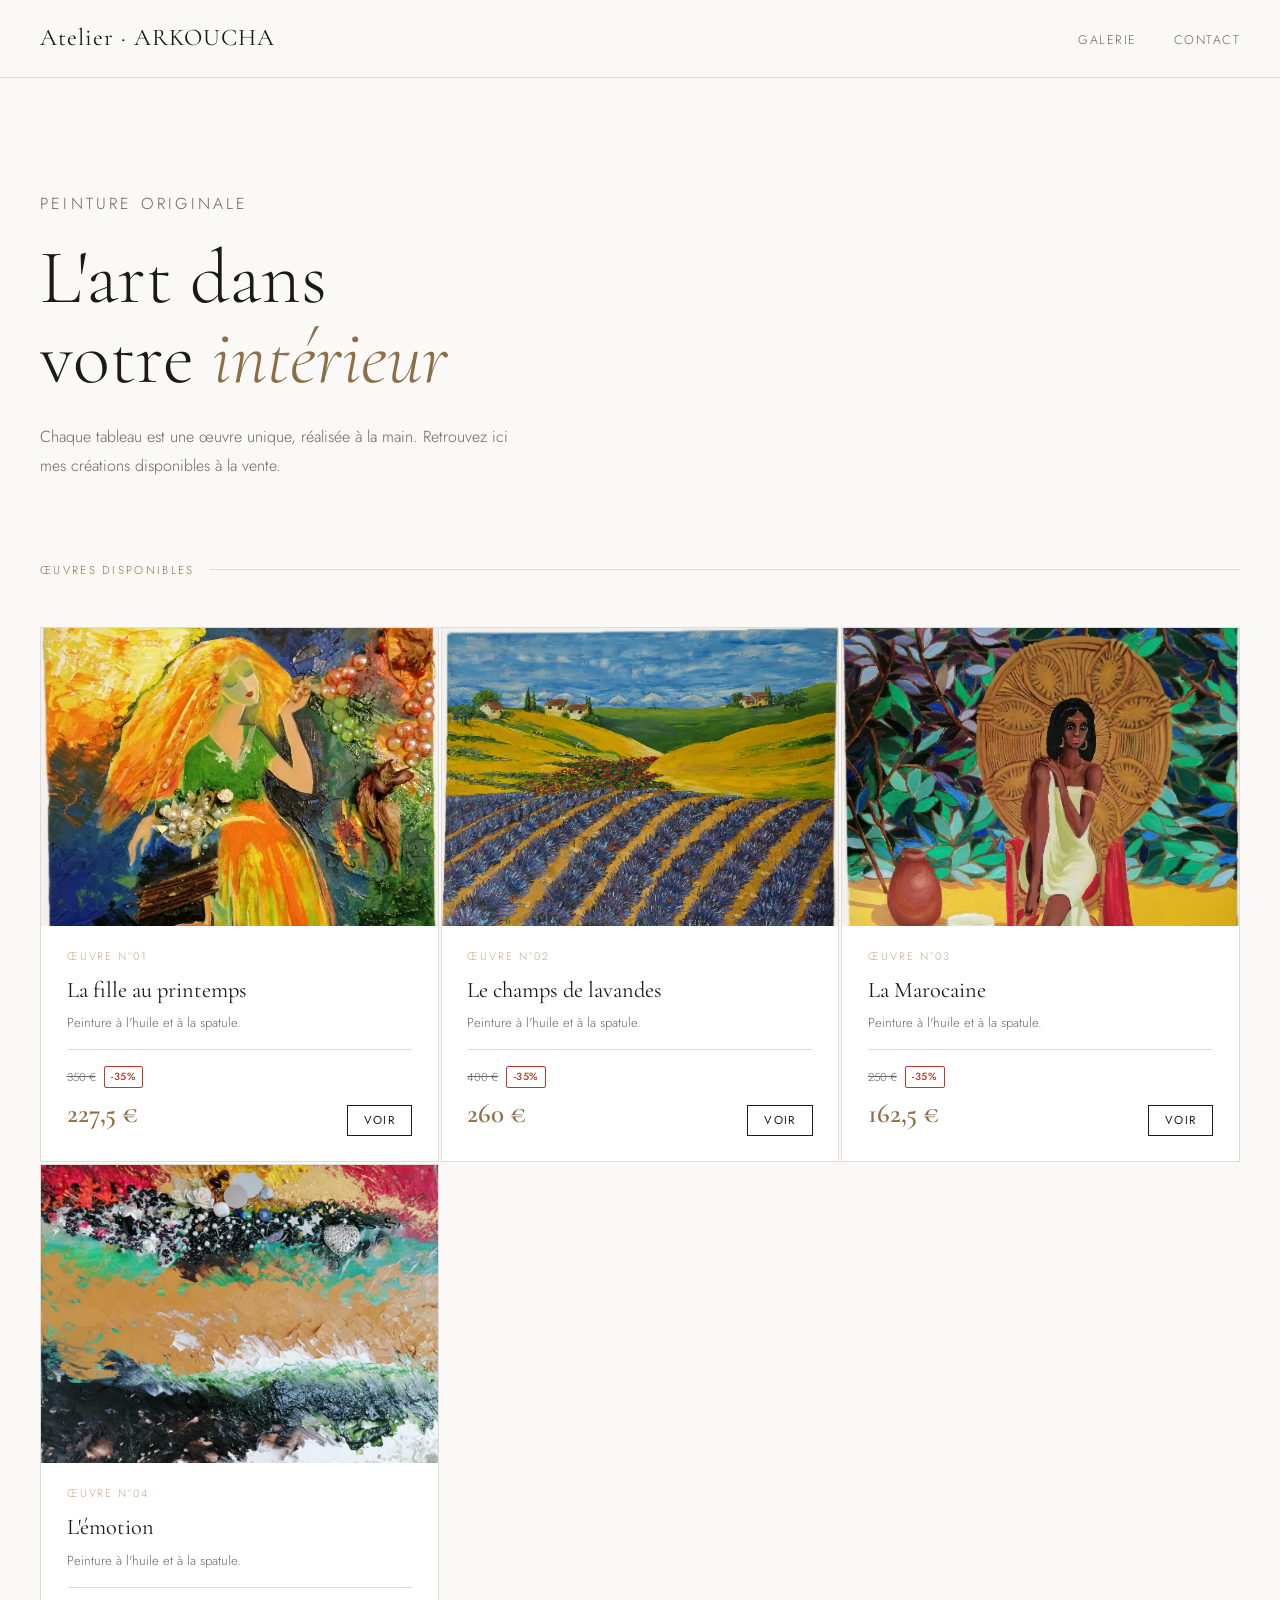
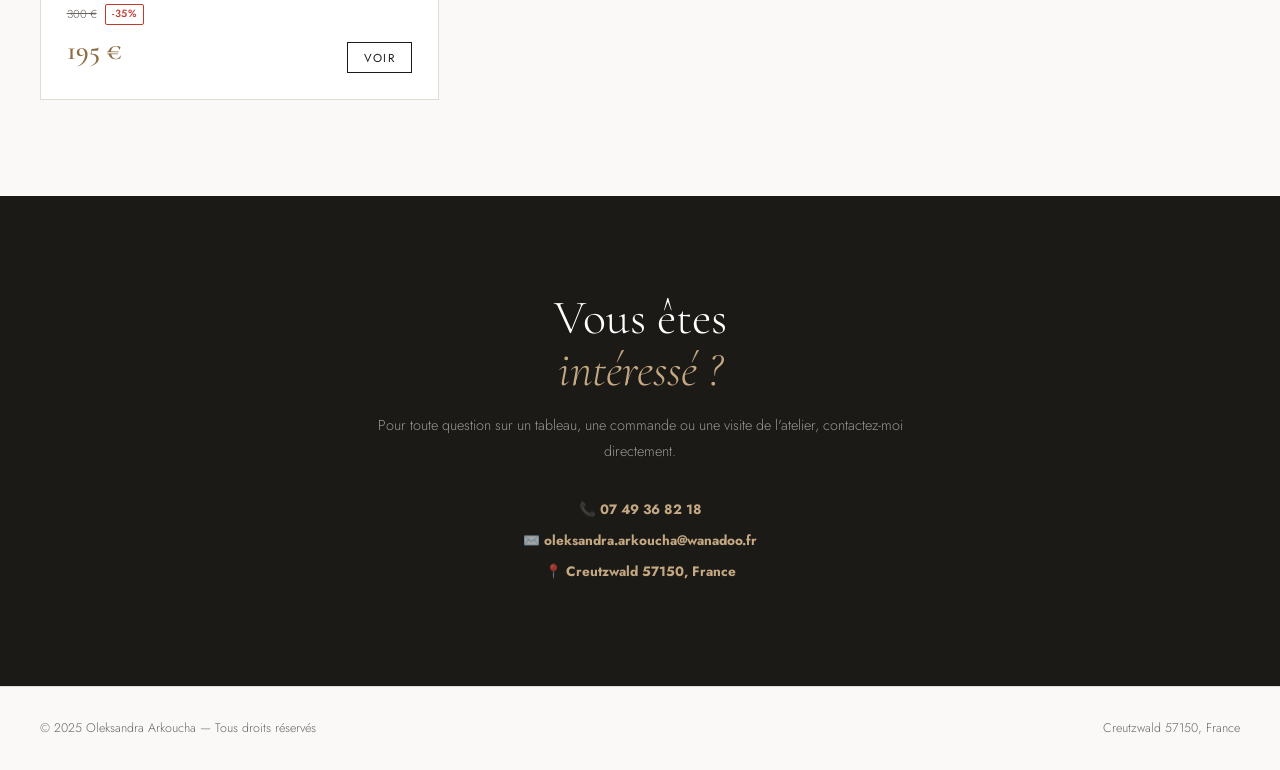
<file: index.html>
<!doctype html>
<html lang="fr">
  <head>
    <meta charset="UTF-8" />
    <meta name="viewport" content="width=device-width, initial-scale=1.0" />
    <title>Galerie — Mes Tableaux</title>
    <link
      href="https://fonts.googleapis.com/css2?family=Cormorant+Garamond:ital,wght@0,300;0,400;0,500;1,300;1,400&family=Jost:wght@300;400;500&display=swap"
      rel="stylesheet"
    />
    <link rel="stylesheet" href="style.css" />
  </head>
  <body>
    <!-- HEADER -->
    <header>
      <a href="#" class="logo">Atelier · ARKOUCHA</a>
      <nav>
        <a href="#galerie">Galerie</a>
        <a href="#contact">Contact</a>
      </nav>
    </header>

    <!-- HERO -->
    <section>
      <div class="hero">
        <p class="hero-eyebrow">Peinture originale</p>
        <h1>L'art dans<br />votre <em>intérieur</em></h1>
        <p>
          Chaque tableau est une œuvre unique, réalisée à la main. Retrouvez ici
          mes créations disponibles à la vente.
        </p>
      </div>
    </section>

    <!-- GALERIE -->
    <section id="galerie">
      <div class="section-label">Œuvres disponibles</div>
      <div class="gallery" id="gallery-grid"></div>
    </section>

    <!-- MODAL -->
    <div class="modal-overlay" id="modal-overlay" onclick="closeModal(event)">
      <div class="modal-wrapper">
        <button class="modal-close" onclick="closeModalBtn()">✕</button>
        <div class="modal" id="modal-content"></div>
      </div>
    </div>

    <!-- CONTACT -->
    <section class="contact-section" id="contact">
      <div class="contact-left">
        <h2>Vous êtes<br /><em>intéressé ?</em></h2>
        <p>
          Pour toute question sur un tableau, une commande ou une visite de
          l'atelier, contactez-moi directement.
        </p>
        <div class="contact-info">
          <!-- ✏️ MODIFIEZ VOS COORDONNÉES ICI -->
          <p>📞 <strong>07 49 36 82 18</strong></p>
          <p>✉️ <strong>oleksandra.arkoucha@wanadoo.fr</strong></p>
          <p>📍 <strong>Creutzwald 57150, France</strong></p>
        </div>
      </div>
    </section>

    <!-- FOOTER -->
    <footer>
      <span>© 2025 Oleksandra Arkoucha — Tous droits réservés</span>
      <span>Creutzwald 57150, France</span>
    </footer>

    <script src="script.js"></script>
  </body>
</html>
</file>
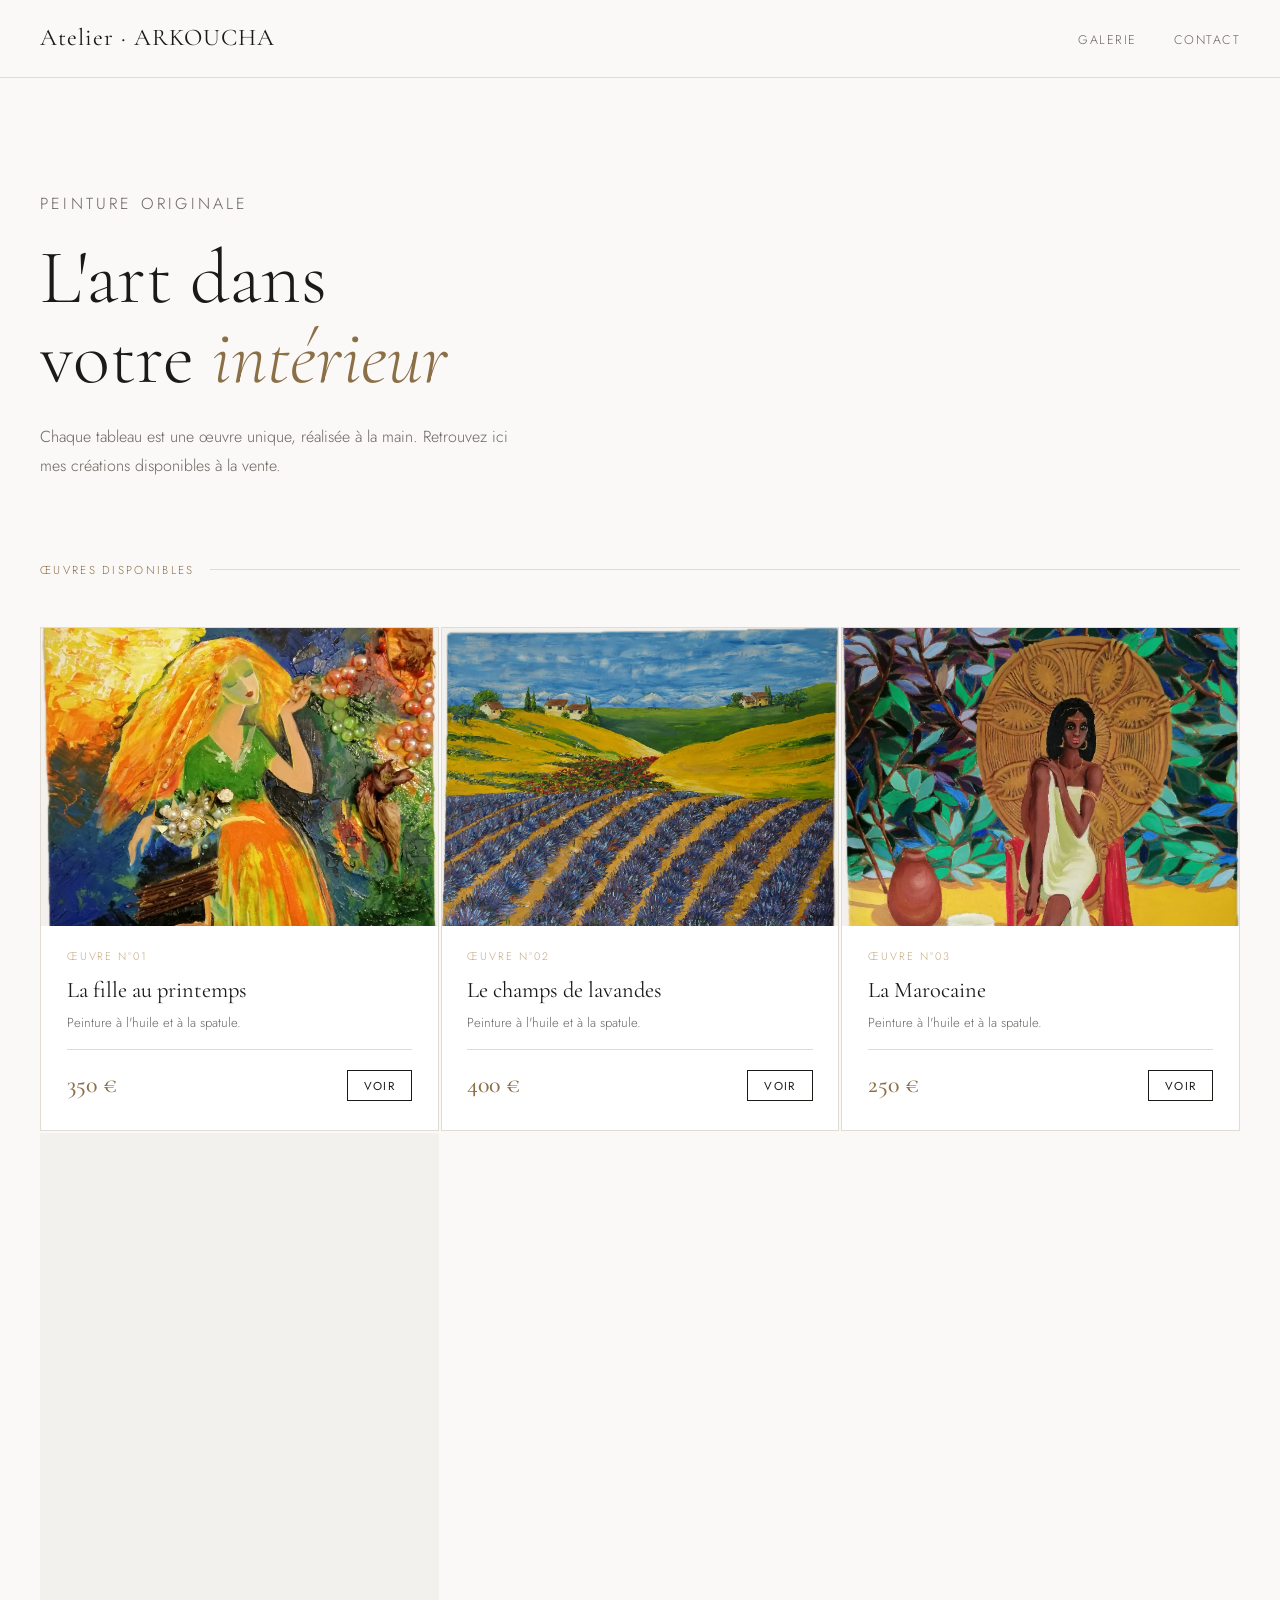
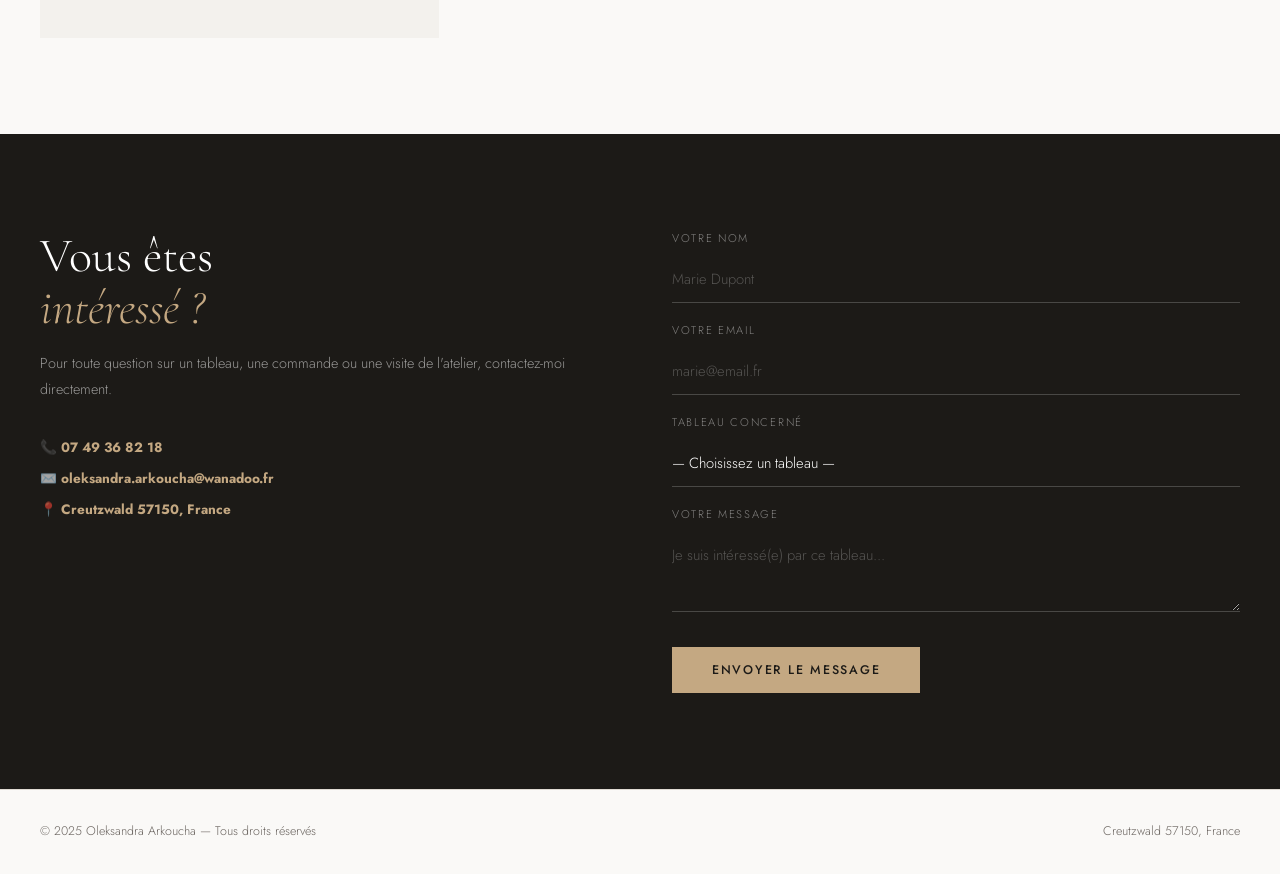
<file: galerie.html>
<!DOCTYPE html>
<html lang="fr">
<head>
<meta charset="UTF-8"/>
<meta name="viewport" content="width=device-width, initial-scale=1.0"/>
<title>Galerie — Mes Tableaux</title>
<link href="https://fonts.googleapis.com/css2?family=Cormorant+Garamond:ital,wght@0,300;0,400;0,500;1,300;1,400&family=Jost:wght@300;400;500&display=swap" rel="stylesheet"/>
<style>
*,*::before,*::after{box-sizing:border-box;margin:0;padding:0;}

:root{
  --bg:#faf9f7;
  --bg2:#f3f1ed;
  --ink:#1c1a17;
  --ink2:#6b6560;
  --accent:#8b6f47;
  --accent2:#c4a882;
  --border:#e0dbd3;
  --white:#ffffff;
}

html{scroll-behavior:smooth;}

body{
  font-family:'Jost',sans-serif;
  background:var(--bg);
  color:var(--ink);
  font-weight:300;
  line-height:1.6;
}

/* ── HEADER ── */
header{
  position:sticky;top:0;z-index:100;
  background:rgba(250,249,247,0.92);
  backdrop-filter:blur(12px);
  border-bottom:1px solid var(--border);
  padding:1.2rem 2.5rem;
  display:flex;align-items:center;justify-content:space-between;
}

.logo{
  font-family:'Cormorant Garamond',serif;
  font-size:1.5rem;font-weight:400;
  letter-spacing:0.04em;
  color:var(--ink);
  text-decoration:none;
}

nav a{
  font-size:0.78rem;letter-spacing:0.12em;text-transform:uppercase;
  color:var(--ink2);text-decoration:none;margin-left:2rem;
  transition:color 0.2s;
}
nav a:hover{color:var(--accent);}

/* ── HERO ── */
.hero{
  padding:7rem 2.5rem 5rem;
  max-width:800px;
  animation:fadeUp 0.8s ease both;
}

.hero-eyebrow{
  font-size:0.72rem;letter-spacing:0.2em;text-transform:uppercase;
  color:var(--accent);margin-bottom:1.2rem;
}

.hero h1{
  font-family:'Cormorant Garamond',serif;
  font-size:clamp(2.8rem,6vw,5rem);
  font-weight:300;line-height:1.05;
  color:var(--ink);margin-bottom:1.5rem;
}

.hero h1 em{font-style:italic;color:var(--accent);}

.hero p{
  font-size:1rem;color:var(--ink2);
  max-width:480px;line-height:1.8;
}

/* ── GALERIE ── */
.section-label{
  font-size:0.72rem;letter-spacing:0.2em;text-transform:uppercase;
  color:var(--accent);margin-bottom:3rem;
  padding:0 2.5rem;
  display:flex;align-items:center;gap:1rem;
}
.section-label::after{content:'';flex:1;height:1px;background:var(--border);}

.gallery{
  display:grid;
  grid-template-columns:repeat(auto-fill,minmax(320px,1fr));
  gap:2px;
  padding:0 2.5rem 6rem;
}

.card{
  background:var(--white);
  border:1px solid var(--border);
  overflow:hidden;
  cursor:pointer;
  transition:transform 0.3s ease, box-shadow 0.3s ease;
  animation:fadeUp 0.6s ease both;
}
.card:hover{transform:translateY(-4px);box-shadow:0 20px 60px rgba(0,0,0,0.08);}

.card-img{
  width:100%;aspect-ratio:4/3;object-fit:cover;object-position:center top;
  display:block;
  background:var(--bg2);
  transition:transform 0.4s ease;
}

.card:nth-child(1) .card-img,
.card:nth-child(3) .card-img {
  object-position: center 20%;
}

.card:hover .card-img{transform:scale(1.02);}

/* placeholder si pas d'image */
.card-img-placeholder{
  width:100%;aspect-ratio:4/3;
  background:linear-gradient(135deg,var(--bg2) 0%,var(--border) 100%);
  display:flex;align-items:center;justify-content:center;
  flex-direction:column;gap:0.5rem;
  color:var(--ink2);font-size:0.8rem;letter-spacing:0.1em;
}
.card-img-placeholder svg{opacity:0.3;width:40px;height:40px;}

.card-body{padding:1.4rem 1.6rem 1.6rem;}

.card-num{
  font-size:0.68rem;letter-spacing:0.18em;text-transform:uppercase;
  color:var(--accent2);margin-bottom:0.4rem;
}

.card-title{
  font-family:'Cormorant Garamond',serif;
  font-size:1.4rem;font-weight:400;
  margin-bottom:0.3rem;color:var(--ink);
}

.card-tech{font-size:0.82rem;color:var(--ink2);margin-bottom:1rem;}

.card-footer{
  display:flex;align-items:center;justify-content:space-between;
  padding-top:1rem;border-top:1px solid var(--border);
}

.card-price{
  font-family:'Cormorant Garamond',serif;
  font-size:1.5rem;font-weight:500;color:var(--accent);
}

.btn-voir{
  font-size:0.72rem;letter-spacing:0.12em;text-transform:uppercase;
  color:var(--ink);border:1px solid var(--ink);
  padding:0.4rem 1rem;background:none;cursor:pointer;
  transition:all 0.2s;font-family:'Jost',sans-serif;
}
.btn-voir:hover{background:var(--ink);color:var(--white);}

/* ── MODAL ── */
.modal-overlay{
  position:fixed;inset:0;z-index:200;
  background:rgba(28,26,23,0.7);
  backdrop-filter:blur(4px);
  display:flex;align-items:center;justify-content:center;
  padding:2rem;
  opacity:0;pointer-events:none;
  transition:opacity 0.3s ease;
}
.modal-overlay.open{opacity:1;pointer-events:all;}

.modal{
  background:var(--white);
  max-width:860px;width:100%;
  max-height:90vh;overflow-y:auto;
  display:grid;grid-template-columns:1fr 1fr;
  transform:translateY(20px);
  transition:transform 0.3s ease;
}
.modal-overlay.open .modal{transform:translateY(0);}

.modal-img{
  width:100%;height:100%;object-fit:cover;
  min-height:300px;
  background:var(--bg2);
  object-position:center center;
}

.modal-img.top{
  object-position:center 15%;
}


.modal-img-placeholder{
  width:100%;min-height:300px;
  background:linear-gradient(135deg,var(--bg2),var(--border));
  display:flex;align-items:center;justify-content:center;
  color:var(--ink2);font-size:0.85rem;
}

.modal-info{padding:2.5rem;}

.modal-num{
  font-size:0.68rem;letter-spacing:0.18em;text-transform:uppercase;
  color:var(--accent2);margin-bottom:0.6rem;
}

.modal-title{
  font-family:'Cormorant Garamond',serif;
  font-size:2rem;font-weight:400;
  line-height:1.1;margin-bottom:0.5rem;
}

.modal-tech{font-size:0.85rem;color:var(--ink2);margin-bottom:1.5rem;}

.modal-desc{font-size:0.92rem;color:var(--ink);line-height:1.8;margin-bottom:1.5rem;}

.modal-price{
  font-family:'Cormorant Garamond',serif;
  font-size:2.2rem;color:var(--accent);
  margin-bottom:1.5rem;
}

.btn-contact-modal{
  width:100%;padding:0.8rem;
  background:var(--ink);color:var(--white);
  border:none;cursor:pointer;
  font-family:'Jost',sans-serif;
  font-size:0.78rem;letter-spacing:0.14em;text-transform:uppercase;
  transition:background 0.2s;
}
.btn-contact-modal:hover{background:var(--accent);}

.modal-close{
  position:absolute;top:1rem;right:1rem;
  background:var(--white);border:1px solid var(--border);
  width:36px;height:36px;border-radius:50%;
  cursor:pointer;font-size:1rem;
  display:flex;align-items:center;justify-content:center;
  z-index:10;transition:all 0.2s;
}
.modal-close:hover{background:var(--ink);color:var(--white);}
.modal-wrapper{position:relative;}

/* ── CONTACT ── */
.contact-section{
  background:var(--ink);
  color:var(--white);
  padding:6rem 2.5rem;
  display:grid;
  grid-template-columns:1fr 1fr;
  gap:4rem;
  align-items:start;
}

.contact-left h2{
  font-family:'Cormorant Garamond',serif;
  font-size:clamp(2rem,4vw,3rem);
  font-weight:300;line-height:1.1;
  margin-bottom:1rem;
}
.contact-left h2 em{font-style:italic;color:var(--accent2);}
.contact-left p{font-size:0.9rem;color:rgba(255,255,255,0.55);line-height:1.8;}

.contact-info{margin-top:2rem;}
.contact-info p{font-size:0.85rem;color:rgba(255,255,255,0.6);margin-bottom:0.4rem;}
.contact-info strong{color:var(--accent2);}

.form-group{margin-bottom:1.2rem;}

.form-group label{
  display:block;font-size:0.7rem;letter-spacing:0.15em;text-transform:uppercase;
  color:rgba(255,255,255,0.45);margin-bottom:0.5rem;
}

.form-group input,
.form-group textarea,
.form-group select{
  width:100%;padding:0.75rem 0;
  background:none;
  border:none;border-bottom:1px solid rgba(255,255,255,0.2);
  color:var(--white);
  font-family:'Jost',sans-serif;font-size:0.92rem;font-weight:300;
  outline:none;transition:border-color 0.2s;
  -webkit-appearance:none;
}
.form-group select option{background:var(--ink);color:var(--white);}
.form-group input:focus,
.form-group textarea:focus,
.form-group select:focus{border-color:var(--accent2);}
.form-group textarea{resize:vertical;min-height:80px;}
.form-group input::placeholder,
.form-group textarea::placeholder{color:rgba(255,255,255,0.25);}

.btn-submit{
  padding:0.9rem 2.5rem;
  background:var(--accent2);color:var(--ink);
  border:none;cursor:pointer;
  font-family:'Jost',sans-serif;
  font-size:0.78rem;letter-spacing:0.14em;text-transform:uppercase;
  font-weight:500;transition:all 0.2s;
  margin-top:0.5rem;
}
.btn-submit:hover{background:var(--white);}

.form-success{
  display:none;
  padding:1rem 1.2rem;
  background:rgba(196,168,130,0.15);
  border-left:3px solid var(--accent2);
  color:var(--accent2);
  font-size:0.85rem;
  margin-top:1rem;
}

/* ── FOOTER ── */
footer{
  padding:2rem 2.5rem;
  border-top:1px solid var(--border);
  display:flex;align-items:center;justify-content:space-between;
  font-size:0.78rem;color:var(--ink2);
}

/* ── ANIMATIONS ── */
@keyframes fadeUp{
  from{opacity:0;transform:translateY(24px);}
  to{opacity:1;transform:translateY(0);}
}

.card:nth-child(1){animation-delay:0.05s;}
.card:nth-child(2){animation-delay:0.1s;}
.card:nth-child(3){animation-delay:0.15s;}
.card:nth-child(4){animation-delay:0.2s;}
.card:nth-child(5){animation-delay:0.25s;}

/* ── RESPONSIVE ── */
@media(max-width:700px){
  header{padding:1rem 1.2rem;}
  nav{display:none;}
  .hero{padding:4rem 1.2rem 3rem;}
  .section-label,.gallery{padding-left:1.2rem;padding-right:1.2rem;}
  .gallery{grid-template-columns:1fr;}
  .modal{grid-template-columns:1fr;}
  .modal-img{min-height:220px;}
  .contact-section{grid-template-columns:1fr;gap:2.5rem;padding:3rem 1.2rem;}
  footer{flex-direction:column;gap:0.5rem;text-align:center;}
}
</style>
</head>
<body>

<!-- HEADER -->
<header>
  <a href="#" class="logo">Atelier · ARKOUCHA</a>
  <nav>
    <a href="#galerie">Galerie</a>
    <a href="#contact">Contact</a>
  </nav>
</header>

<!-- HERO -->
<section>
  <div class="hero">
    <p class="hero-eyebrow">Peinture originale</p>
    <h1>L'art dans<br/>votre <em>intérieur</em></h1>
    <p>Chaque tableau est une œuvre unique, réalisée à la main. Retrouvez ici mes créations disponibles à la vente.</p>
  </div>
</section>

<!-- GALERIE -->
<section id="galerie">
  <div class="section-label">Œuvres disponibles</div>
  <div class="gallery" id="gallery-grid"></div>
</section>

<!-- MODAL -->
<div class="modal-overlay" id="modal-overlay" onclick="closeModal(event)">
  <div class="modal-wrapper">
    <button class="modal-close" onclick="closeModalBtn()">✕</button>
    <div class="modal" id="modal-content"></div>
  </div>
</div>

<!-- CONTACT -->
<section class="contact-section" id="contact">
  <div class="contact-left">
    <h2>Vous êtes<br/><em>intéressé ?</em></h2>
    <p>Pour toute question sur un tableau, une commande ou une visite de l'atelier, contactez-moi directement.</p>
    <div class="contact-info">
      <!-- ✏️ MODIFIEZ VOS COORDONNÉES ICI -->
      <p>📞 <strong>07 49 36 82 18</strong></p>
      <p>✉️ <strong>oleksandra.arkoucha@wanadoo.fr</strong></p>
      <p>📍 <strong>Creutzwald 57150, France</strong></p>
    </div>
  </div>
  <div class="contact-right">
    <div class="form-group">
      <label>Votre nom</label>
      <input type="text" id="f-nom" placeholder="Marie Dupont"/>
    </div>
    <div class="form-group">
      <label>Votre email</label>
      <input type="email" id="f-email" placeholder="marie@email.fr"/>
    </div>
    <div class="form-group">
      <label>Tableau concerné</label>
      <select id="f-tableau">
        <option value="">— Choisissez un tableau —</option>
      </select>
    </div>
    <div class="form-group">
      <label>Votre message</label>
      <textarea id="f-message" placeholder="Je suis intéressé(e) par ce tableau..."></textarea>
    </div>
    <button class="btn-submit" onclick="sendMessage()">Envoyer le message</button>
    <div class="form-success" id="form-success">
      ✓ Votre message a bien été envoyé. Je vous répondrai rapidement !
    </div>
  </div>
</section>

<!-- FOOTER -->
<footer>
  <span>© 2025 Oleksandra Arkoucha — Tous droits réservés</span>
  <span>Creutzwald 57150, France</span>
</footer>

<script>
// ═══════════════════════════════════════════════
//  ✏️  MODIFIEZ VOS TABLEAUX ICI
//  Pour chaque tableau, remplissez :
//    - titre      : nom du tableau
//    - technique  : ex "Huile sur toile", "Aquarelle"...
//    - description: texte de présentation
//    - prix       : ex "350 €"
//    - image      : chemin vers votre photo (ex "tableau1.jpg")
//               ou laissez "" pour un placeholder gris
// ═══════════════════════════════════════════════

const tableaux = [
  {
    id: "tableau1",
    titre: "La fille au printemps",
    technique: "Peinture à l'huile et à la spatule.",
    description: "Une jeune femme aux cheveux de feu s'abandonne à la douceur du renouveau. Sa robe aux teintes orangées et vertes se confond avec la nature qui l'entoure, dans un tourbillon de couleurs vives et généreuses. L'œuvre mêle peinture texturée et éléments en relief — perles, brindilles, feuilles séchées, grappes — donnant à la toile une dimension presque tactile et précieuse. Une célébration joyeuse de la vie et de la féminité.",
    prix: "350 €",
    image: "tableau1.jpeg",
    position: true
  },
  {
    id: "tableau2",
    titre: "Le champs de lavandes",
    technique: "Peinture à l'huile et à la spatule.",
    description: "Des rangées de lavande violette s'étendent au premier plan, rythmant la composition d'un mouvement presque musical. Au-delà, les collines dorées se déploient sous un ciel nuageux, ponctuées de maisons provençales et de cyprès élancés. Les sommets enneigés à l'horizon rappellent la grandeur du paysage du sud de la France. Une œuvre lumineuse et généreuse, portée par une touche vive et énergique.",
    prix: "400 €",
    image: "tableau2.jpeg"
  },
  {
    id: "tableau3",
    titre: "La Marocaine",
    technique: "Peinture à l'huile et à la spatule.",
    description: "Une femme élégante et sereine, drapée de blanc, trône dans un fauteuil en osier sculpté comme un soleil. Le sol ocre doré, les drapés rouges et le feuillage aux reflets bleus et verts créent un écrin chaleureux et exotique autour d'elle. À ses pieds, une jarre en terre cuite, des bols et un plateau tressé évoquent la douceur d'un quotidien méditerranéen. Une œuvre haute en couleur, empreinte de grâce et de dignité.",
    prix: "250 €",
    image: "tableau3.jpeg",
    position: true
  },
  {
    id: "tableau4",
    titre: "L'émotion",
    technique: "Peinture à l'huile et à la spatule.",
    description: "Des bandes de couleurs brutes — rouge ardent, or, vert émeraude, noir profond — se superposent en strates puissantes, comme les couches d'un sentiment qui monte et déborde. Au cœur de la composition, une ligne de matières en relief explose : perles, étoiles, un cœur argenté, des fleurs, des pierres — autant de fragments de vie incrustés dans la peinture. Une œuvre abstraite et sensorielle, à la frontière entre la toile et la sculpture, qui parle directement aux émotions sans passer par les mots.",
    prix: "300 €",
    image: "tableau4.jpeg"
  }
];

// ═══════════════════════════════════════════════

function imgHTML(t, cls) {
  if (t.image) {
    const topClass = t.position ? 'top' : '';
     return `<img src="${t.image}" alt="${t.titre}" class="${cls} ${topClass}" loading="lazy"/>`;
  }
  return `<div class="${cls === 'card-img' ? 'card-img-placeholder' : 'modal-img-placeholder'}">
    <svg viewBox="0 0 24 24" fill="none" stroke="currentColor" stroke-width="1">
      <rect x="3" y="3" width="18" height="18" rx="1"/><circle cx="8.5" cy="8.5" r="1.5"/>
      <polyline points="21 15 16 10 5 21"/>
    </svg>
    <span>Photo à venir</span>
  </div>`;
}

// Rendu galerie
const grid = document.getElementById('gallery-grid');
const select = document.getElementById('f-tableau');

tableaux.forEach((t, i) => {
  // carte
  const card = document.createElement('div');
  card.className = 'card';
  card.innerHTML = `
    ${imgHTML(t, 'card-img')}
    <div class="card-body">
      <div class="card-num">Œuvre n°${String(i+1).padStart(2,'0')}</div>
      <div class="card-title">${t.titre}</div>
      <div class="card-tech">${t.technique}</div>
      <div class="card-footer">
        <div class="card-price">${t.prix}</div>
        <button class="btn-voir" onclick="openModal(${i})">Voir</button>
      </div>
    </div>`;
  grid.appendChild(card);

  // option select
  const opt = document.createElement('option');
  opt.value = t.titre;
  opt.textContent = `${t.titre} — ${t.prix}`;
  select.appendChild(opt);
});

// Modal
function openModal(i) {
  const t = tableaux[i];
  document.getElementById('modal-content').innerHTML = `
    ${imgHTML(t, 'modal-img')}
    <div class="modal-info">
      <div class="modal-num">Œuvre n°${String(i+1).padStart(2,'0')}</div>
      <div class="modal-title">${t.titre}</div>
      <div class="modal-tech">${t.technique}</div>
      <div class="modal-desc">${t.description}</div>
      <div class="modal-price">${t.prix}</div>
      <button class="btn-contact-modal" onclick="goContact('${t.titre}')">
        Je suis intéressé(e)
      </button>
    </div>`;
  document.getElementById('modal-overlay').classList.add('open');
  document.body.style.overflow = 'hidden';
  history.pushState(null, '', '#' + t.id);
}

function closeModal(e) {
  if (e.target === document.getElementById('modal-overlay')) closeModalBtn();
}
function closeModalBtn() {
  document.getElementById('modal-overlay').classList.remove('open');
  document.body.style.overflow = '';
  history.pushState(null, '', window.location.pathname);
}
document.addEventListener('keydown', e => { if(e.key==='Escape') closeModalBtn(); });

// Ouvre automatiquement la modal si un #id est dans l'URL
window.addEventListener('load', () => {
  const hash = window.location.hash.replace('#', '');
  if (hash) {
    const idx = tableaux.findIndex(t => t.id === hash);
    if (idx !== -1) openModal(idx);
  }
});

function goContact(titre) {
  closeModalBtn();
  document.getElementById('f-tableau').value = titre;
  document.getElementById('contact').scrollIntoView({behavior:'smooth'});
}

function sendMessage() {
  const nom = document.getElementById('f-nom').value.trim();
  const email = document.getElementById('f-email').value.trim();
  if (!nom || !email) { alert('Merci de remplir votre nom et email.'); return; }
  // Ici vous pouvez brancher un vrai service email (Formspree, EmailJS...)
  document.getElementById('form-success').style.display = 'block';
  document.getElementById('f-nom').value = '';
  document.getElementById('f-email').value = '';
  document.getElementById('f-message').value = '';
}
</script>
</body>
</html>
</file>
<file: style.css>
*,
*::before,
*::after {
  box-sizing: border-box;
  margin: 0;
  padding: 0;
}

:root {
  --bg: #faf9f7;
  --bg2: #f3f1ed;
  --ink: #1c1a17;
  --ink2: #6b6560;
  --accent: #8b6f47;
  --accent2: #c4a882;
  --border: #e0dbd3;
  --white: #ffffff;
}

html {
  scroll-behavior: smooth;
}

body {
  font-family: "Jost", sans-serif;
  background: var(--bg);
  color: var(--ink);
  font-weight: 300;
  line-height: 1.6;
}

/* ── HEADER ── */
header {
  position: sticky;
  top: 0;
  z-index: 100;
  background: rgba(250, 249, 247, 0.92);
  backdrop-filter: blur(12px);
  border-bottom: 1px solid var(--border);
  padding: 1.2rem 2.5rem;
  display: flex;
  align-items: center;
  justify-content: space-between;
}

.logo {
  font-family: "Cormorant Garamond", serif;
  font-size: 1.5rem;
  font-weight: 400;
  letter-spacing: 0.04em;
  color: var(--ink);
  text-decoration: none;
}

nav a {
  font-size: 0.78rem;
  letter-spacing: 0.12em;
  text-transform: uppercase;
  color: var(--ink2);
  text-decoration: none;
  margin-left: 2rem;
  transition: color 0.2s;
}
nav a:hover {
  color: var(--accent);
}

/* ── HERO ── */
.hero {
  padding: 7rem 2.5rem 5rem;
  max-width: 800px;
  animation: fadeUp 0.8s ease both;
}

.hero-eyebrow {
  font-size: 0.72rem;
  letter-spacing: 0.2em;
  text-transform: uppercase;
  color: var(--accent);
  margin-bottom: 1.2rem;
}

.hero h1 {
  font-family: "Cormorant Garamond", serif;
  font-size: clamp(2.8rem, 6vw, 5rem);
  font-weight: 300;
  line-height: 1.05;
  color: var(--ink);
  margin-bottom: 1.5rem;
}

.hero h1 em {
  font-style: italic;
  color: var(--accent);
}

.hero p {
  font-size: 1rem;
  color: var(--ink2);
  max-width: 480px;
  line-height: 1.8;
}

/* ── GALERIE ── */
.section-label {
  font-size: 0.72rem;
  letter-spacing: 0.2em;
  text-transform: uppercase;
  color: var(--accent);
  margin-bottom: 3rem;
  padding: 0 2.5rem;
  display: flex;
  align-items: center;
  gap: 1rem;
}
.section-label::after {
  content: "";
  flex: 1;
  height: 1px;
  background: var(--border);
}

.gallery {
  display: grid;
  grid-template-columns: repeat(auto-fill, minmax(320px, 1fr));
  gap: 2px;
  padding: 0 2.5rem 6rem;
}

.card {
  background: var(--white);
  border: 1px solid var(--border);
  overflow: hidden;
  cursor: pointer;
  transition:
    transform 0.3s ease,
    box-shadow 0.3s ease;
  animation: fadeUp 0.6s ease both;
}
.card:hover {
  transform: translateY(-4px);
  box-shadow: 0 20px 60px rgba(0, 0, 0, 0.08);
}

.card-img {
  width: 100%;
  aspect-ratio: 4/3;
  object-fit: cover;
  object-position: center top;
  display: block;
  background: var(--bg2);
  transition: transform 0.4s ease;
}

.card:nth-child(1) .card-img,
.card:nth-child(3) .card-img {
  object-position: center 20%;
}

.card:hover .card-img {
  transform: scale(1.02);
}

/* placeholder si pas d'image */
.card-img-placeholder {
  width: 100%;
  aspect-ratio: 4/3;
  background: linear-gradient(135deg, var(--bg2) 0%, var(--border) 100%);
  display: flex;
  align-items: center;
  justify-content: center;
  flex-direction: column;
  gap: 0.5rem;
  color: var(--ink2);
  font-size: 0.8rem;
  letter-spacing: 0.1em;
}
.card-img-placeholder svg {
  opacity: 0.3;
  width: 40px;
  height: 40px;
}

.card-body {
  padding: 1.4rem 1.6rem 1.6rem;
}

.card-num {
  font-size: 0.68rem;
  letter-spacing: 0.18em;
  text-transform: uppercase;
  color: var(--accent2);
  margin-bottom: 0.4rem;
}

.card-title {
  font-family: "Cormorant Garamond", serif;
  font-size: 1.4rem;
  font-weight: 400;
  margin-bottom: 0.3rem;
  color: var(--ink);
}

.card-tech {
  font-size: 0.82rem;
  color: var(--ink2);
  margin-bottom: 1rem;
}

.card-footer {
  display: flex;
  align-items: flex-end;
  justify-content: space-between;
  padding-top: 1rem;
  border-top: 1px solid var(--border);
}

/* ── PRIX PROMO (carte) ── */
.price-block {
  display: flex;
  flex-direction: column;
  gap: 0.25rem;
}

.price-old {
  display: flex;
  align-items: center;
  gap: 0.5rem;
  font-size: 0.72rem;
  color: var(--ink2);
}

.price-old-value {
  text-decoration: line-through;
}

.price-promo {
  display: inline-block;
  background: none;
  border: 1px solid #c0392b;
  color: #c0392b;
  font-size: 0.65rem;
  font-weight: 500;
  letter-spacing: 0.05em;
  padding: 0.1rem 0.4rem;
  border-radius: 2px;
  text-decoration: none;
}

.price-new {
  font-family: "Cormorant Garamond", serif;
  font-size: 1.7rem;
  font-weight: 600;
  color: var(--accent);
}

.btn-voir {
  font-size: 0.72rem;
  letter-spacing: 0.12em;
  text-transform: uppercase;
  color: var(--ink);
  border: 1px solid var(--ink);
  padding: 0.4rem 1rem;
  background: none;
  cursor: pointer;
  transition: all 0.2s;
  font-family: "Jost", sans-serif;
}
.btn-voir:hover {
  background: var(--ink);
  color: var(--white);
}

/* ── MODAL ── */
.modal-overlay {
  position: fixed;
  inset: 0;
  z-index: 200;
  background: rgba(28, 26, 23, 0.7);
  backdrop-filter: blur(4px);
  display: flex;
  align-items: center;
  justify-content: center;
  padding: 2rem;
  opacity: 0;
  pointer-events: none;
  transition: opacity 0.3s ease;
}
.modal-overlay.open {
  opacity: 1;
  pointer-events: all;
}

.modal {
  background: var(--white);
  max-width: 860px;
  width: 100%;
  max-height: 90vh;
  overflow-y: auto;
  display: grid;
  grid-template-columns: 1fr 1fr;
  transform: translateY(20px);
  transition: transform 0.3s ease;
}
.modal-overlay.open .modal {
  transform: translateY(0);
}

.modal-img {
  width: 100%;
  height: 100%;
  object-fit: cover;
  min-height: 300px;
  background: var(--bg2);
  object-position: center center;
}

.modal-img.top {
  object-position: center 15%;
}

.modal-img-placeholder {
  width: 100%;
  min-height: 300px;
  background: linear-gradient(135deg, var(--bg2), var(--border));
  display: flex;
  align-items: center;
  justify-content: center;
  color: var(--ink2);
  font-size: 0.85rem;
}

.modal-info {
  padding: 2.5rem;
}

.modal-num {
  font-size: 0.68rem;
  letter-spacing: 0.18em;
  text-transform: uppercase;
  color: var(--accent2);
  margin-bottom: 0.6rem;
}

.modal-title {
  font-family: "Cormorant Garamond", serif;
  font-size: 2rem;
  font-weight: 400;
  line-height: 1.1;
  margin-bottom: 0.5rem;
}

.modal-tech {
  font-size: 0.85rem;
  color: var(--ink2);
  margin-bottom: 1.5rem;
}

.modal-desc {
  font-size: 0.92rem;
  color: var(--ink);
  line-height: 1.8;
  margin-bottom: 1.5rem;
}

/* ── PRIX PROMO (modal) ── */
.modal-price-old {
  display: flex;
  align-items: center;
  gap: 0.6rem;
  font-size: 0.85rem;
  color: var(--ink2);
  margin-bottom: 0.3rem;
}

.modal-price-old-value {
  text-decoration: line-through;
}

.modal-price-promo {
  display: inline-block;
  background: none;
  border: 1px solid #c0392b;
  color: #c0392b;
  font-size: 0.72rem;
  font-weight: 500;
  letter-spacing: 0.05em;
  padding: 0.15rem 0.5rem;
  border-radius: 2px;
  text-decoration: none;
}

.modal-price-new {
  font-family: "Cormorant Garamond", serif;
  font-size: 2.3rem;
  font-weight: 600;
  color: var(--accent);
  margin-bottom: 1.5rem;
}

.btn-contact-modal {
  width: 100%;
  padding: 0.8rem;
  background: var(--ink);
  color: var(--white);
  border: none;
  cursor: pointer;
  font-family: "Jost", sans-serif;
  font-size: 0.78rem;
  letter-spacing: 0.14em;
  text-transform: uppercase;
  transition: background 0.2s;
}
.btn-contact-modal:hover {
  background: var(--accent);
}

.modal-close {
  position: absolute;
  top: 1rem;
  right: 1rem;
  background: var(--white);
  border: 1px solid var(--border);
  width: 36px;
  height: 36px;
  border-radius: 50%;
  cursor: pointer;
  font-size: 1rem;
  display: flex;
  align-items: center;
  justify-content: center;
  z-index: 10;
  transition: all 0.2s;
}
.modal-close:hover {
  background: var(--ink);
  color: var(--white);
}
.modal-wrapper {
  position: relative;
}

/* ── CONTACT ── */
.contact-section {
  background: var(--ink);
  color: var(--white);
  padding: 6rem 2.5rem;
  display: flex;
  justify-content: center;
}

.contact-left {
  max-width: 600px;
  text-align: center;
}

.contact-left h2 {
  font-family: "Cormorant Garamond", serif;
  font-size: clamp(2rem, 4vw, 3rem);
  font-weight: 300;
  line-height: 1.1;
  margin-bottom: 1rem;
}
.contact-left h2 em {
  font-style: italic;
  color: var(--accent2);
}
.contact-left p {
  font-size: 0.9rem;
  color: rgba(255, 255, 255, 0.55);
  line-height: 1.8;
}

.contact-info {
  margin-top: 2rem;
}
.contact-info p {
  font-size: 0.85rem;
  color: rgba(255, 255, 255, 0.6);
  margin-bottom: 0.4rem;
}
.contact-info strong {
  color: var(--accent2);
}

/* ── FOOTER ── */
footer {
  padding: 2rem 2.5rem;
  border-top: 1px solid var(--border);
  display: flex;
  align-items: center;
  justify-content: space-between;
  font-size: 0.78rem;
  color: var(--ink2);
}

/* ── ANIMATIONS ── */
@keyframes fadeUp {
  from {
    opacity: 0;
    transform: translateY(24px);
  }
  to {
    opacity: 1;
    transform: translateY(0);
  }
}

.card:nth-child(1) {
  animation-delay: 0.05s;
}
.card:nth-child(2) {
  animation-delay: 0.1s;
}
.card:nth-child(3) {
  animation-delay: 0.15s;
}
.card:nth-child(4) {
  animation-delay: 0.2s;
}
.card:nth-child(5) {
  animation-delay: 0.25s;
}

/* ── RESPONSIVE ── */
@media (max-width: 700px) {
  header {
    padding: 1rem 1.2rem;
  }
  nav {
    display: none;
  }
  .hero {
    padding: 4rem 1.2rem 3rem;
  }
  .section-label,
  .gallery {
    padding-left: 1.2rem;
    padding-right: 1.2rem;
  }
  .gallery {
    grid-template-columns: 1fr;
  }
  .modal {
    grid-template-columns: 1fr;
  }
  .modal-img {
    min-height: 220px;
  }
  .contact-section {
    padding: 3rem 1.2rem;
  }
  footer {
    flex-direction: column;
    gap: 0.5rem;
    text-align: center;
  }
}
</file>
